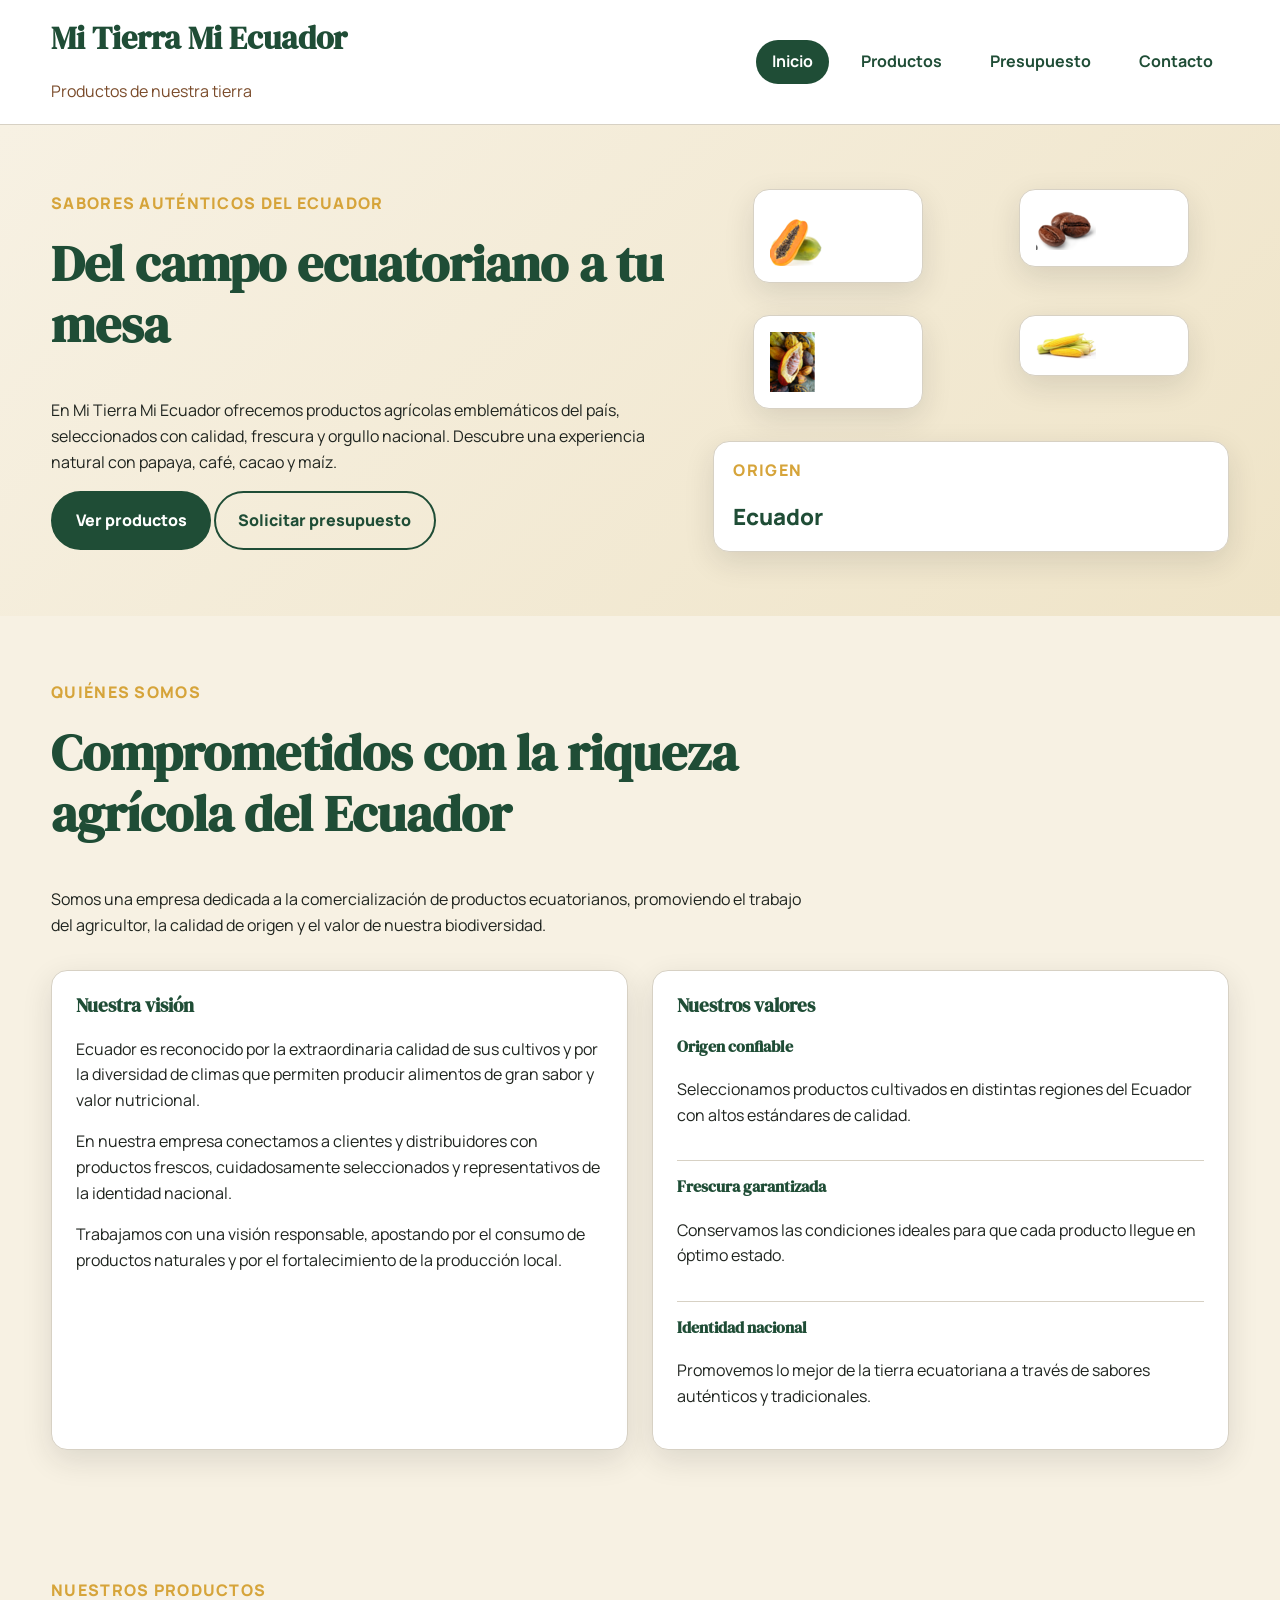
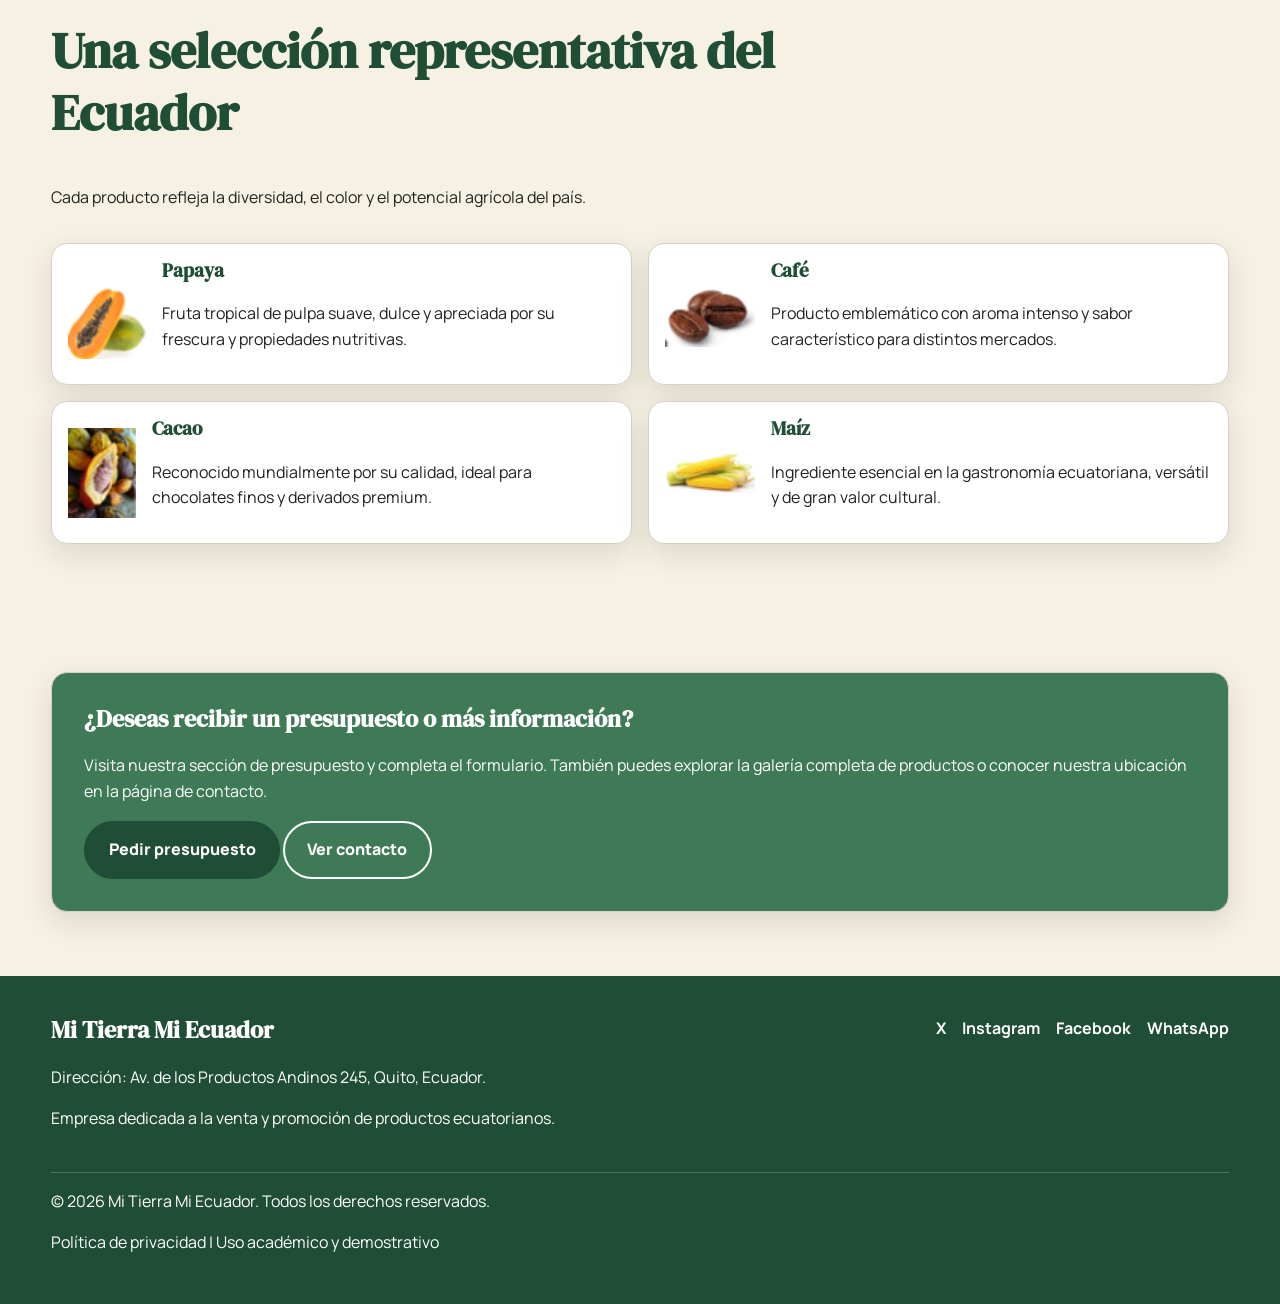
<file: index.html>
<!-- index.html -->
<!DOCTYPE html>
<html lang="es">
<head>
  <meta charset="utf-8">
  <meta name="description" content="Mi Tierra Mi Ecuador, venta de productos ecuatorianos como papaya, café, cacao y maíz.">
  <meta name="keywords" content="Ecuador, productos ecuatorianos, papaya, café, cacao, maíz">
  <meta name="author" content="Mi Tierra Mi Ecuador">
  <meta name="viewport" content="width=device-width, initial-scale=1.0">
  <title>Mi Tierra Mi Ecuador | Inicio</title>
  <link rel="preconnect" href="https://fonts.googleapis.com">
  <link rel="preconnect" href="https://fonts.gstatic.com" crossorigin>
  <link href="https://fonts.googleapis.com/css2?family=DM+Serif+Display&family=Manrope:wght@400;500;700;800&display=swap" rel="stylesheet">
  <link rel="stylesheet" href="css/style.css">
  <link rel="icon" href="img/favicon.ico" type="image/x-icon">
</head>
<body>
  <header class="cabecera">
    <div class="contenedor barra-nav">
      <div class="marca">
        <h1>Mi Tierra Mi Ecuador</h1>
        <p>Productos de nuestra tierra</p>
      </div>
      <nav aria-label="Menú principal">
        <ul class="menu">
          <li><a class="activo" href="index.html">Inicio</a></li>
          <li><a href="views/productos.html">Productos</a></li>
          <li><a href="views/presupuesto.html">Presupuesto</a></li>
          <li><a href="views/contacto.html">Contacto</a></li>
        </ul>
      </nav>
    </div>
  </header>

  <main>
    <section class="hero" aria-labelledby="titulo-principal">
      <div class="contenedor hero-grid">
        <div class="hero-texto">
          <p class="eyebrow">Sabores auténticos del Ecuador</p>
          <h2 id="titulo-principal">Del campo ecuatoriano a tu mesa</h2>
          <p>
            En Mi Tierra Mi Ecuador ofrecemos productos agrícolas emblemáticos del país, seleccionados con calidad,
            frescura y orgullo nacional. Descubre una experiencia natural con papaya, café, cacao y maíz.
          </p>
          <p class="hero-acciones">
            <a href="views/productos.html" class="btn btn-principal">Ver productos</a>
            <a href="views/presupuesto.html" class="btn btn-secundario">Solicitar presupuesto</a>
          </p>
        </div>

        <div class="hero-visual">
          <figure class="figura-fruta">
            <img src="img/galeria/papaya.png" alt="Papaya ecuatoriana">
          </figure>
          <figure class="figura-fruta">
            <img src="img/galeria/cafe.png" alt="Granos de café ecuatoriano">
          </figure>
          <figure class="figura-fruta">
            <img src="img/galeria/cacao.png" alt="Cacao ecuatoriano">
          </figure>
          <figure class="figura-fruta">
            <img src="img/galeria/maiz.png" alt="Maíz ecuatoriano">
          </figure>
          <div class="panel-destino">
            <p class="panel-etiqueta">Origen</p>
            <p class="panel-valor">Ecuador</p>
          </div>
        </div>
      </div>
    </section>

    <section class="seccion" aria-labelledby="quienes-somos">
      <div class="contenedor">
        <header class="encabezado-seccion">
          <p class="subtitulo-seccion">Quiénes somos</p>
          <h2 id="quienes-somos">Comprometidos con la riqueza agrícola del Ecuador</h2>
          <p>
            Somos una empresa dedicada a la comercialización de productos ecuatorianos, promoviendo el trabajo
            del agricultor, la calidad de origen y el valor de nuestra biodiversidad.
          </p>
        </header>

        <div class="presentacion">
          <article class="bloque">
            <h3>Nuestra visión</h3>
            <p>
              Ecuador es reconocido por la extraordinaria calidad de sus cultivos y por la diversidad de climas
              que permiten producir alimentos de gran sabor y valor nutricional.
            </p>
            <p>
              En nuestra empresa conectamos a clientes y distribuidores con productos frescos, cuidadosamente
              seleccionados y representativos de la identidad nacional.
            </p>
            <p>
              Trabajamos con una visión responsable, apostando por el consumo de productos naturales y por el
              fortalecimiento de la producción local.
            </p>
          </article>

          <section class="bloque" aria-labelledby="valores">
            <h3 id="valores">Nuestros valores</h3>
            <div class="lista-valores">
              <article class="valor">
                <h4>Origen confiable</h4>
                <p>Seleccionamos productos cultivados en distintas regiones del Ecuador con altos estándares de calidad.</p>
              </article>
              <article class="valor">
                <h4>Frescura garantizada</h4>
                <p>Conservamos las condiciones ideales para que cada producto llegue en óptimo estado.</p>
              </article>
              <article class="valor">
                <h4>Identidad nacional</h4>
                <p>Promovemos lo mejor de la tierra ecuatoriana a través de sabores auténticos y tradicionales.</p>
              </article>
            </div>
          </section>
        </div>
      </div>
    </section>

    <section class="seccion" aria-labelledby="productos-destacados">
      <div class="contenedor">
        <header class="encabezado-seccion">
          <p class="subtitulo-seccion">Nuestros productos</p>
          <h2 id="productos-destacados">Una selección representativa del Ecuador</h2>
          <p>Cada producto refleja la diversidad, el color y el potencial agrícola del país.</p>
        </header>

        <div class="destacados">
          <article class="mini">
            <img src="img/galeria/papaya.png" alt="Papaya">
            <div>
              <h3>Papaya</h3>
              <p>Fruta tropical de pulpa suave, dulce y apreciada por su frescura y propiedades nutritivas.</p>
            </div>
          </article>

          <article class="mini">
            <img src="img/galeria/cafe.png" alt="Café">
            <div>
              <h3>Café</h3>
              <p>Producto emblemático con aroma intenso y sabor característico para distintos mercados.</p>
            </div>
          </article>

          <article class="mini">
            <img src="img/galeria/cacao.png" alt="Cacao">
            <div>
              <h3>Cacao</h3>
              <p>Reconocido mundialmente por su calidad, ideal para chocolates finos y derivados premium.</p>
            </div>
          </article>

          <article class="mini">
            <img src="img/galeria/maiz.png" alt="Maíz">
            <div>
              <h3>Maíz</h3>
              <p>Ingrediente esencial en la gastronomía ecuatoriana, versátil y de gran valor cultural.</p>
            </div>
          </article>
        </div>
      </div>
    </section>

    <section class="seccion" aria-labelledby="titulo-cta">
      <div class="contenedor">
        <div class="cta-box">
          <div>
            <h2 id="titulo-cta">¿Deseas recibir un presupuesto o más información?</h2>
            <p>
              Visita nuestra sección de presupuesto y completa el formulario. También puedes explorar la galería
              completa de productos o conocer nuestra ubicación en la página de contacto.
            </p>
          </div>
          <p class="cta-acciones">
            <a href="views/presupuesto.html" class="btn btn-principal">Pedir presupuesto</a>
            <a href="views/contacto.html" class="btn btn-secundario btn-claro">Ver contacto</a>
          </p>
        </div>
      </div>
    </section>
  </main>

  <footer class="pie">
    <div class="contenedor pie-contenido">
      <section class="pie-info" aria-labelledby="titulo-pie">
        <h2 id="titulo-pie">Mi Tierra Mi Ecuador</h2>
        <p>Dirección: Av. de los Productos Andinos 245, Quito, Ecuador.</p>
        <p>Empresa dedicada a la venta y promoción de productos ecuatorianos.</p>
      </section>

      <nav class="redes" aria-label="Redes sociales">
        <ul>
          <li><a href="https://x.com/" target="_blank" rel="noopener noreferrer">X</a></li>
          <li><a href="https://www.instagram.com/" target="_blank" rel="noopener noreferrer">Instagram</a></li>
          <li><a href="https://www.facebook.com/" target="_blank" rel="noopener noreferrer">Facebook</a></li>
          <li><a href="https://www.whatsapp.com/" target="_blank" rel="noopener noreferrer">WhatsApp</a></li>
        </ul>
      </nav>
    </div>

    <div class="contenedor pie-legal">
      <p>&copy; 2026 Mi Tierra Mi Ecuador. Todos los derechos reservados.</p>
      <p><a href="views/privacidad.html">Política de privacidad</a> | Uso académico y demostrativo</p>
    </div>
  </footer>
</body>
</html>
</file>
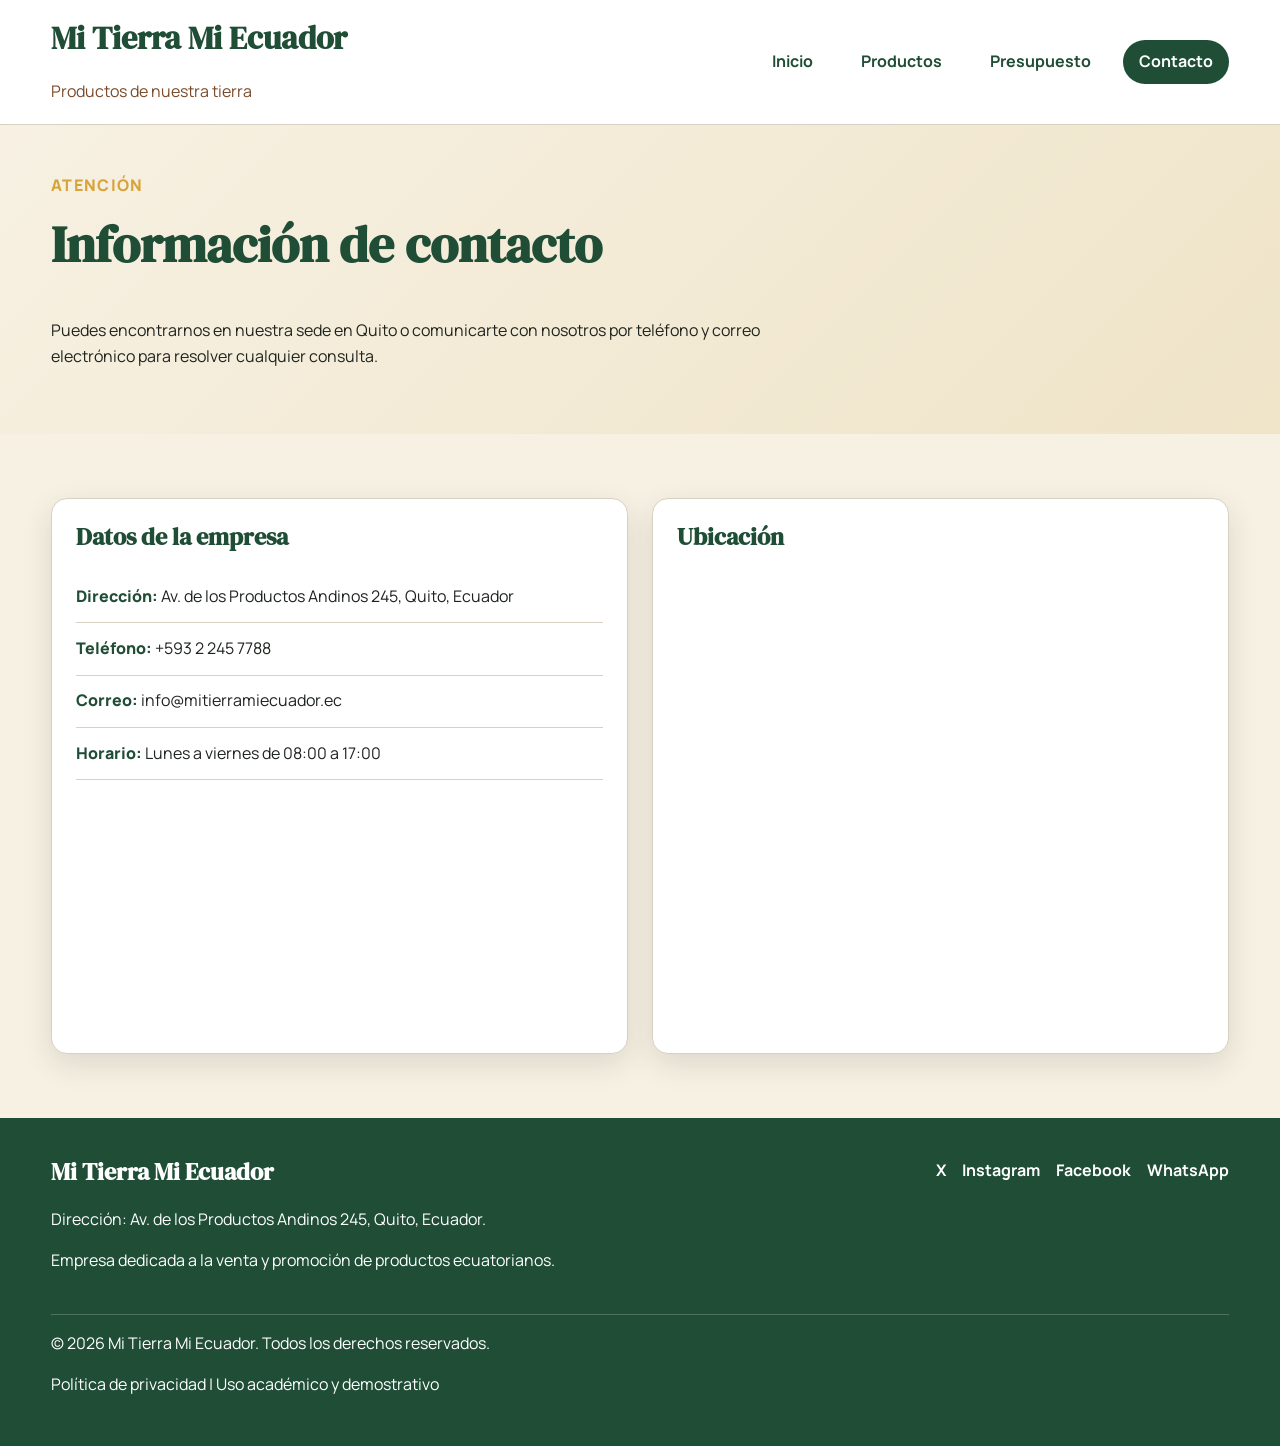
<file: views/contacto.html>
<!-- views/contacto.html -->
<!DOCTYPE html>
<html lang="es">
<head>
  <meta charset="utf-8">
  <meta name="description" content="Página de contacto de Mi Tierra Mi Ecuador.">
  <meta name="keywords" content="contacto, ubicación, productos ecuatorianos">
  <meta name="author" content="Mi Tierra Mi Ecuador">
  <meta name="viewport" content="width=device-width, initial-scale=1.0">
  <title>Mi Tierra Mi Ecuador | Contacto</title>
  <link rel="preconnect" href="https://fonts.googleapis.com">
  <link rel="preconnect" href="https://fonts.gstatic.com" crossorigin>
  <link href="https://fonts.googleapis.com/css2?family=DM+Serif+Display&family=Manrope:wght@400;500;700;800&display=swap" rel="stylesheet">
  <link rel="stylesheet" href="../css/style.css">
  <link rel="icon" href="../img/favicon.ico" type="image/x-icon">
</head>
<body>
  <header class="cabecera">
    <div class="contenedor barra-nav">
      <div class="marca">
        <h1>Mi Tierra Mi Ecuador</h1>
        <p>Productos de nuestra tierra</p>
      </div>
      <nav aria-label="Menú principal">
        <ul class="menu">
          <li><a href="../index.html">Inicio</a></li>
          <li><a href="productos.html">Productos</a></li>
          <li><a href="presupuesto.html">Presupuesto</a></li>
          <li><a class="activo" href="contacto.html">Contacto</a></li>
        </ul>
      </nav>
    </div>
  </header>

  <main>
    <section class="hero hero-interno" aria-labelledby="titulo-contacto">
      <div class="contenedor">
        <header class="encabezado-seccion">
          <p class="subtitulo-seccion">Atención</p>
          <h2 id="titulo-contacto">Información de contacto</h2>
          <p>
            Puedes encontrarnos en nuestra sede en Quito o comunicarte con nosotros por teléfono y correo
            electrónico para resolver cualquier consulta.
          </p>
        </header>
      </div>
    </section>

    <section class="seccion" aria-labelledby="datos-contacto">
      <div class="contenedor contacto-grid">
        <section class="bloque" aria-labelledby="datos-empresa">
          <h2 id="datos-empresa">Datos de la empresa</h2>
          <ul class="lista-contacto">
            <li><span class="etiqueta">Dirección:</span> Av. de los Productos Andinos 245, Quito, Ecuador</li>
            <li><span class="etiqueta">Teléfono:</span> +593 2 245 7788</li>
            <li><span class="etiqueta">Correo:</span> info@mitierramiecuador.ec</li>
            <li><span class="etiqueta">Horario:</span> Lunes a viernes de 08:00 a 17:00</li>
          </ul>
        </section>

        <section class="bloque" aria-labelledby="mapa-ubicacion">
          <h2 id="mapa-ubicacion">Ubicación</h2>
          <iframe
            src="https://www.google.com/maps?q=Quito%20Ecuador&output=embed"
            width="600"
            height="450"
            style="border:0;"
            allowfullscreen=""
            loading="lazy"
            referrerpolicy="no-referrer-when-downgrade"
            title="Mapa con la ubicación de Quito, Ecuador">
          </iframe>
        </section>
      </div>
    </section>
  </main>

  <footer class="pie">
    <div class="contenedor pie-contenido">
      <section class="pie-info" aria-labelledby="titulo-pie-contacto">
        <h2 id="titulo-pie-contacto">Mi Tierra Mi Ecuador</h2>
        <p>Dirección: Av. de los Productos Andinos 245, Quito, Ecuador.</p>
        <p>Empresa dedicada a la venta y promoción de productos ecuatorianos.</p>
      </section>
      <nav class="redes" aria-label="Redes sociales">
        <ul>
          <li><a href="https://x.com/" target="_blank" rel="noopener noreferrer">X</a></li>
          <li><a href="https://www.instagram.com/" target="_blank" rel="noopener noreferrer">Instagram</a></li>
          <li><a href="https://www.facebook.com/" target="_blank" rel="noopener noreferrer">Facebook</a></li>
          <li><a href="https://www.whatsapp.com/" target="_blank" rel="noopener noreferrer">WhatsApp</a></li>
        </ul>
      </nav>
    </div>
    <div class="contenedor pie-legal">
      <p>&copy; 2026 Mi Tierra Mi Ecuador. Todos los derechos reservados.</p>
      <p><a href="privacidad.html">Política de privacidad</a> | Uso académico y demostrativo</p>
    </div>
  </footer>
</body>
</html>
</file>
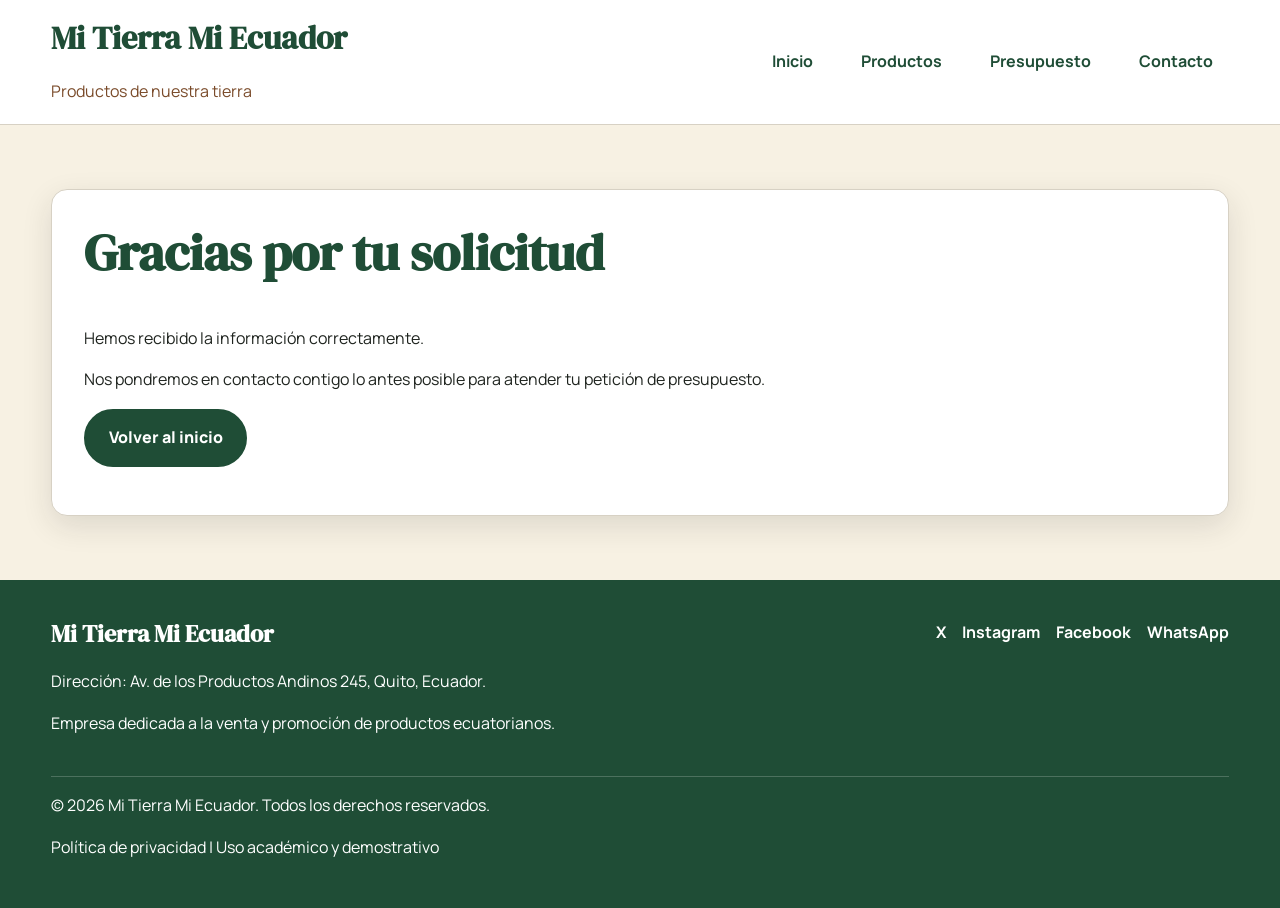
<file: views/gracias.html>
<!-- views/gracias.html -->
<!DOCTYPE html>
<html lang="es">
<head>
  <meta charset="utf-8">
  <meta name="description" content="Confirmación de envío de solicitud en Mi Tierra Mi Ecuador.">
  <meta name="keywords" content="gracias, solicitud enviada, presupuesto">
  <meta name="author" content="Mi Tierra Mi Ecuador">
  <meta name="viewport" content="width=device-width, initial-scale=1.0">
  <title>Mi Tierra Mi Ecuador | Gracias</title>
  <link rel="preconnect" href="https://fonts.googleapis.com">
  <link rel="preconnect" href="https://fonts.gstatic.com" crossorigin>
  <link href="https://fonts.googleapis.com/css2?family=DM+Serif+Display&family=Manrope:wght@400;500;700;800&display=swap" rel="stylesheet">
  <link rel="stylesheet" href="../css/style.css">
  <link rel="icon" href="../img/favicon.ico" type="image/x-icon">
</head>
<body>
  <header class="cabecera">
    <div class="contenedor barra-nav">
      <div class="marca">
        <h1>Mi Tierra Mi Ecuador</h1>
        <p>Productos de nuestra tierra</p>
      </div>
      <nav aria-label="Menú principal">
        <ul class="menu">
          <li><a href="../index.html">Inicio</a></li>
          <li><a href="productos.html">Productos</a></li>
          <li><a href="presupuesto.html">Presupuesto</a></li>
          <li><a href="contacto.html">Contacto</a></li>
        </ul>
      </nav>
    </div>
  </header>

  <main>
    <section class="seccion" aria-labelledby="titulo-gracias">
      <div class="contenedor mensaje-gracias">
        <h2 id="titulo-gracias">Gracias por tu solicitud</h2>
        <p>Hemos recibido la información correctamente.</p>
        <p>Nos pondremos en contacto contigo lo antes posible para atender tu petición de presupuesto.</p>
        <p><a href="../index.html" class="btn btn-principal">Volver al inicio</a></p>
      </div>
    </section>
  </main>

  <footer class="pie">
    <div class="contenedor pie-contenido">
      <section class="pie-info" aria-labelledby="titulo-pie-gracias">
        <h2 id="titulo-pie-gracias">Mi Tierra Mi Ecuador</h2>
        <p>Dirección: Av. de los Productos Andinos 245, Quito, Ecuador.</p>
        <p>Empresa dedicada a la venta y promoción de productos ecuatorianos.</p>
      </section>
      <nav class="redes" aria-label="Redes sociales">
        <ul>
          <li><a href="https://x.com/" target="_blank" rel="noopener noreferrer">X</a></li>
          <li><a href="https://www.instagram.com/" target="_blank" rel="noopener noreferrer">Instagram</a></li>
          <li><a href="https://www.facebook.com/" target="_blank" rel="noopener noreferrer">Facebook</a></li>
          <li><a href="https://www.whatsapp.com/" target="_blank" rel="noopener noreferrer">WhatsApp</a></li>
        </ul>
      </nav>
    </div>
    <div class="contenedor pie-legal">
      <p>&copy; 2026 Mi Tierra Mi Ecuador. Todos los derechos reservados.</p>
      <p><a href="privacidad.html">Política de privacidad</a> | Uso académico y demostrativo</p>
    </div>
  </footer>
</body>
</html>
</file>
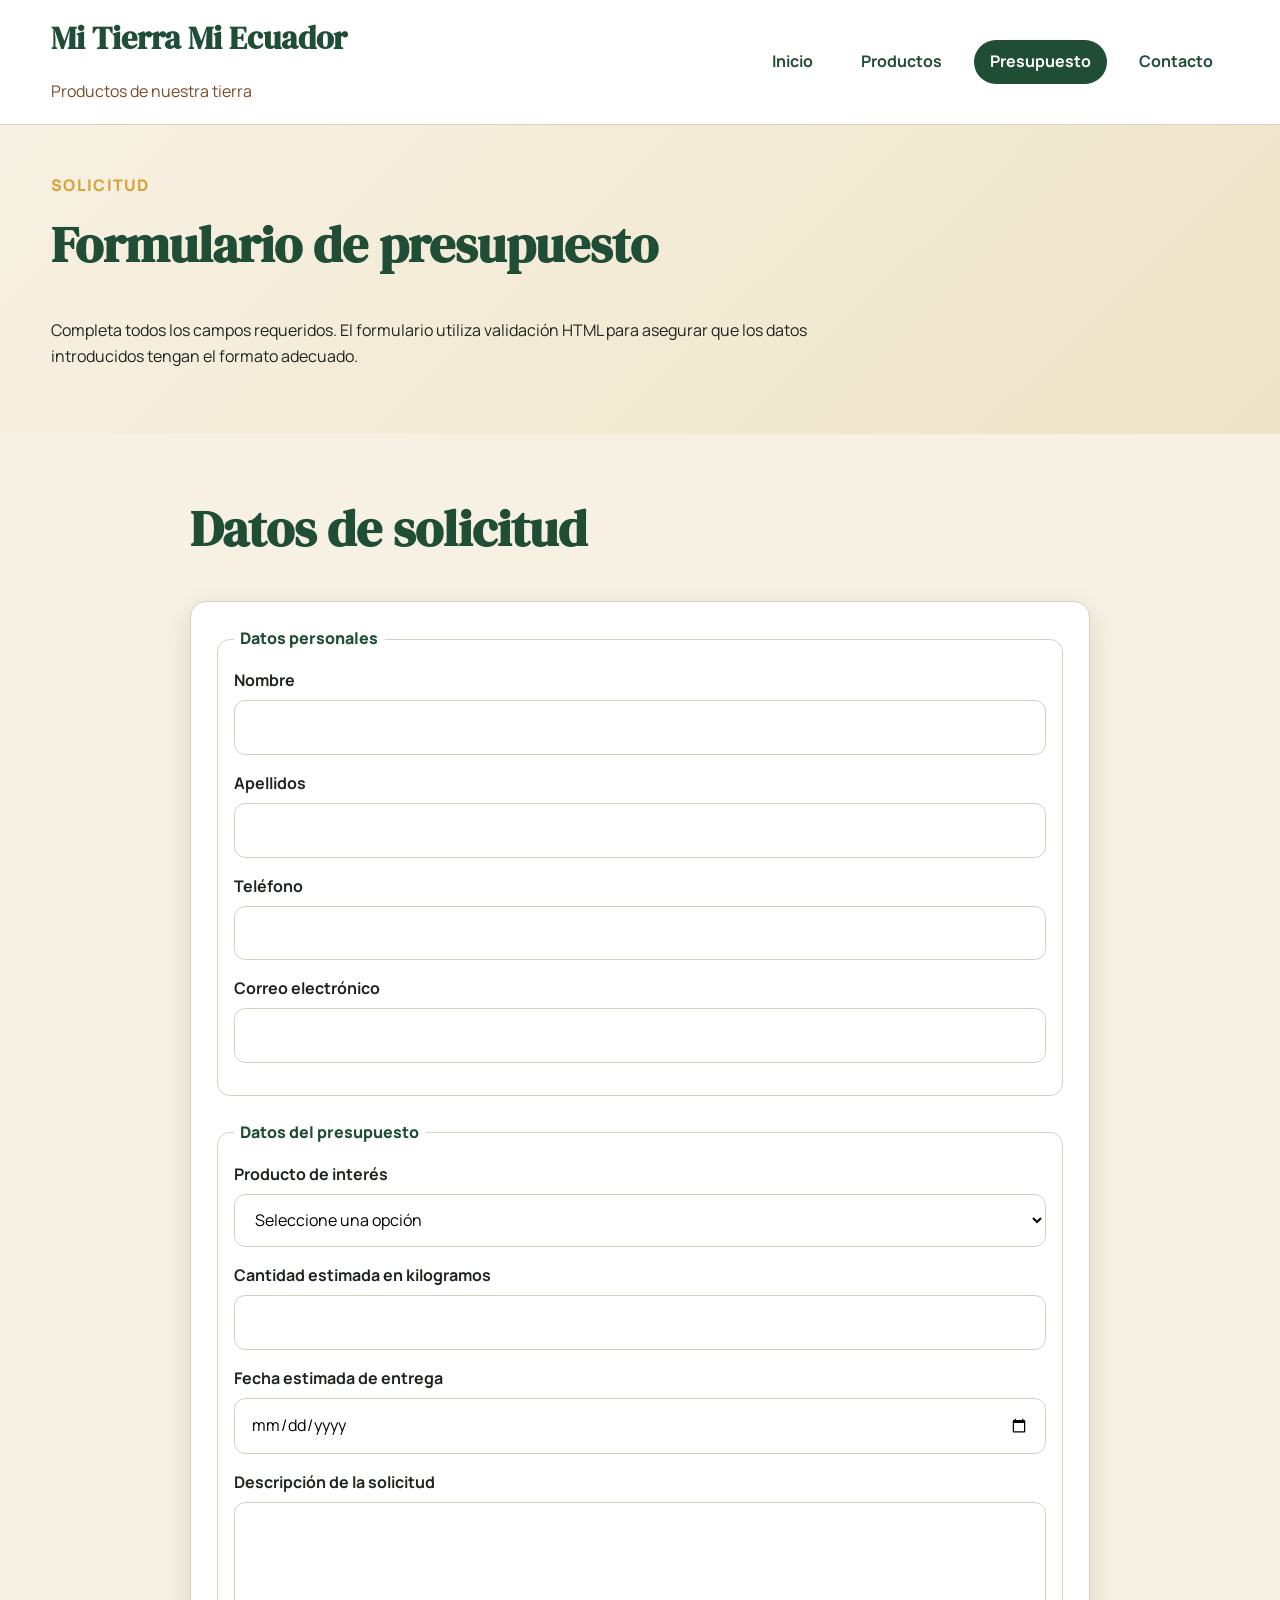
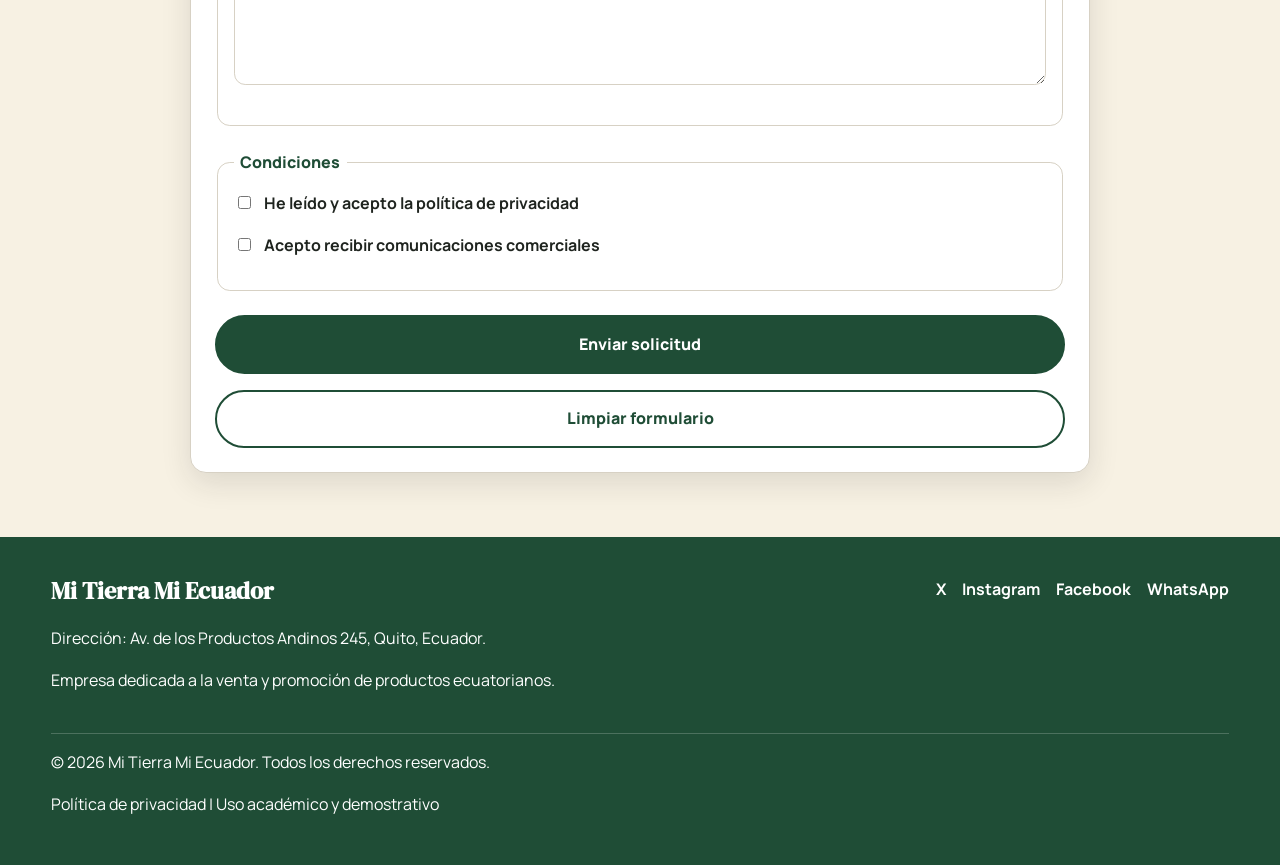
<file: views/presupuesto.html>
<!-- views/presupuesto.html -->
<!DOCTYPE html>
<html lang="es">
<head>
  <meta charset="utf-8">
  <meta name="description" content="Solicita un presupuesto de productos ecuatorianos en Mi Tierra Mi Ecuador.">
  <meta name="keywords" content="presupuesto, formulario, productos ecuatorianos">
  <meta name="author" content="Mi Tierra Mi Ecuador">
  <meta name="viewport" content="width=device-width, initial-scale=1.0">
  <title>Mi Tierra Mi Ecuador | Presupuesto</title>
  <link rel="preconnect" href="https://fonts.googleapis.com">
  <link rel="preconnect" href="https://fonts.gstatic.com" crossorigin>
  <link href="https://fonts.googleapis.com/css2?family=DM+Serif+Display&family=Manrope:wght@400;500;700;800&display=swap" rel="stylesheet">
  <link rel="stylesheet" href="../css/style.css">
  <link rel="icon" href="../img/favicon.ico" type="image/x-icon">
</head>
<body>
  <header class="cabecera">
    <div class="contenedor barra-nav">
      <div class="marca">
        <h1>Mi Tierra Mi Ecuador</h1>
        <p>Productos de nuestra tierra</p>
      </div>
      <nav aria-label="Menú principal">
        <ul class="menu">
          <li><a href="../index.html">Inicio</a></li>
          <li><a href="productos.html">Productos</a></li>
          <li><a class="activo" href="presupuesto.html">Presupuesto</a></li>
          <li><a href="contacto.html">Contacto</a></li>
        </ul>
      </nav>
    </div>
  </header>

  <main>
    <section class="hero hero-interno" aria-labelledby="titulo-presupuesto">
      <div class="contenedor">
        <header class="encabezado-seccion">
          <p class="subtitulo-seccion">Solicitud</p>
          <h2 id="titulo-presupuesto">Formulario de presupuesto</h2>
          <p>
            Completa todos los campos requeridos. El formulario utiliza validación HTML para asegurar que los
            datos introducidos tengan el formato adecuado.
          </p>
        </header>
      </div>
    </section>

    <section class="seccion" aria-labelledby="formulario-presupuesto">
      <div class="contenedor contenedor-formulario">
        <h2 id="formulario-presupuesto">Datos de solicitud</h2>

        <form action="gracias.html" method="get" class="formulario">
          <fieldset>
            <legend>Datos personales</legend>

            <p class="campo">
              <label for="nombre">Nombre</label>
              <input type="text" id="nombre" name="nombre" required minlength="2" maxlength="50" pattern="[A-Za-zÁÉÍÓÚáéíóúÑñ ]{2,50}">
            </p>

            <p class="campo">
              <label for="apellidos">Apellidos</label>
              <input type="text" id="apellidos" name="apellidos" required minlength="2" maxlength="80" pattern="[A-Za-zÁÉÍÓÚáéíóúÑñ ]{2,80}">
            </p>

            <p class="campo">
              <label for="telefono">Teléfono</label>
              <input type="tel" id="telefono" name="telefono" required pattern="[0-9]{9,15}" maxlength="15">
            </p>

            <p class="campo">
              <label for="correo">Correo electrónico</label>
              <input type="email" id="correo" name="correo" required maxlength="100">
            </p>
          </fieldset>

          <fieldset>
            <legend>Datos del presupuesto</legend>

            <p class="campo">
              <label for="producto">Producto de interés</label>
              <select id="producto" name="producto" required>
                <option value="">Seleccione una opción</option>
                <option value="papaya">Papaya</option>
                <option value="cafe">Café</option>
                <option value="cacao">Cacao</option>
                <option value="maiz">Maíz</option>
              </select>
            </p>

            <p class="campo">
              <label for="cantidad">Cantidad estimada en kilogramos</label>
              <input type="number" id="cantidad" name="cantidad" required min="1" max="10000" step="1">
            </p>

            <p class="campo">
              <label for="fecha">Fecha estimada de entrega</label>
              <input type="date" id="fecha" name="fecha" required>
            </p>

            <p class="campo">
              <label for="mensaje">Descripción de la solicitud</label>
              <textarea id="mensaje" name="mensaje" rows="6" cols="40" required minlength="10" maxlength="500"></textarea>
            </p>
          </fieldset>

          <fieldset>
            <legend>Condiciones</legend>

            <p class="campo campo-check">
              <input type="checkbox" id="privacidad" name="privacidad" required>
              <label for="privacidad">He leído y acepto la política de privacidad</label>
            </p>

            <p class="campo campo-check">
              <input type="checkbox" id="comunicaciones" name="comunicaciones">
              <label for="comunicaciones">Acepto recibir comunicaciones comerciales</label>
            </p>
          </fieldset>

          <p class="acciones-formulario">
            <input type="submit" value="Enviar solicitud" class="btn btn-principal">
            <input type="reset" value="Limpiar formulario" class="btn btn-secundario">
          </p>
        </form>
      </div>
    </section>
  </main>

  <footer class="pie">
    <div class="contenedor pie-contenido">
      <section class="pie-info" aria-labelledby="titulo-pie-presupuesto">
        <h2 id="titulo-pie-presupuesto">Mi Tierra Mi Ecuador</h2>
        <p>Dirección: Av. de los Productos Andinos 245, Quito, Ecuador.</p>
        <p>Empresa dedicada a la venta y promoción de productos ecuatorianos.</p>
      </section>
      <nav class="redes" aria-label="Redes sociales">
        <ul>
          <li><a href="https://x.com/" target="_blank" rel="noopener noreferrer">X</a></li>
          <li><a href="https://www.instagram.com/" target="_blank" rel="noopener noreferrer">Instagram</a></li>
          <li><a href="https://www.facebook.com/" target="_blank" rel="noopener noreferrer">Facebook</a></li>
          <li><a href="https://www.whatsapp.com/" target="_blank" rel="noopener noreferrer">WhatsApp</a></li>
        </ul>
      </nav>
    </div>
    <div class="contenedor pie-legal">
      <p>&copy; 2026 Mi Tierra Mi Ecuador. Todos los derechos reservados.</p>
      <p><a href="privacidad.html">Política de privacidad</a> | Uso académico y demostrativo</p>
    </div>
  </footer>
</body>
</html>
</file>
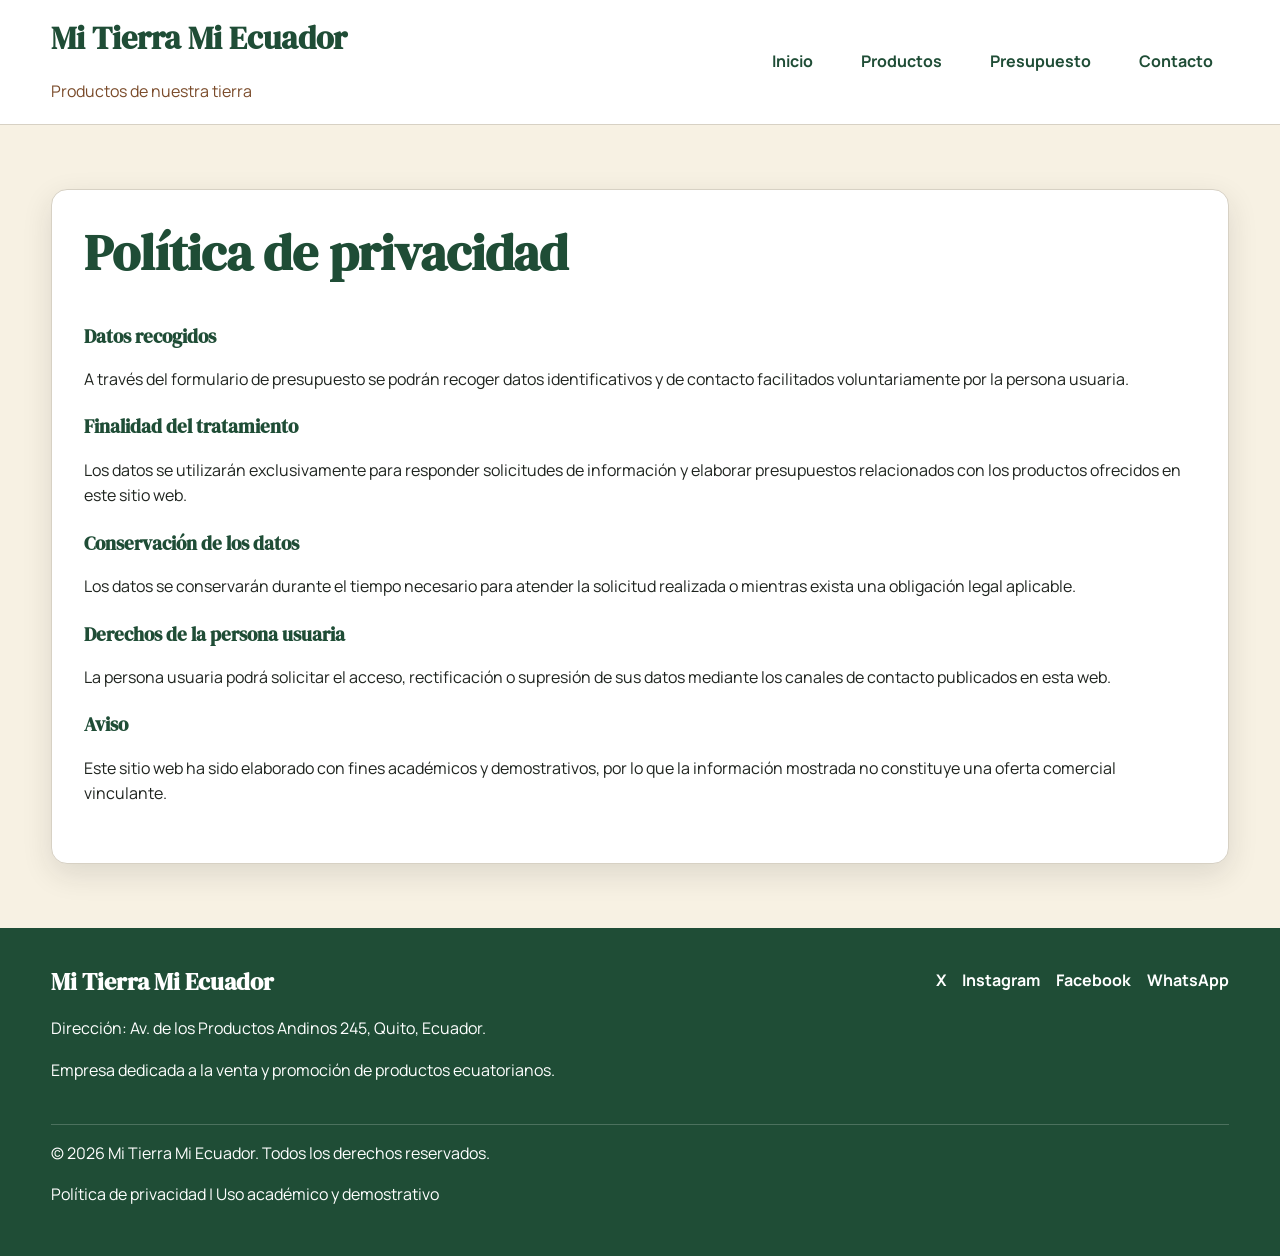
<file: views/privacidad.html>
<!-- views/privacidad.html -->
<!DOCTYPE html>
<html lang="es">
<head>
  <meta charset="utf-8">
  <meta name="description" content="Política de privacidad de Mi Tierra Mi Ecuador.">
  <meta name="keywords" content="privacidad, protección de datos, política">
  <meta name="author" content="Mi Tierra Mi Ecuador">
  <meta name="viewport" content="width=device-width, initial-scale=1.0">
  <title>Mi Tierra Mi Ecuador | Política de privacidad</title>
  <link rel="preconnect" href="https://fonts.googleapis.com">
  <link rel="preconnect" href="https://fonts.gstatic.com" crossorigin>
  <link href="https://fonts.googleapis.com/css2?family=DM+Serif+Display&family=Manrope:wght@400;500;700;800&display=swap" rel="stylesheet">
  <link rel="stylesheet" href="../css/style.css">
  <link rel="icon" href="../img/favicon.ico" type="image/x-icon">
</head>
<body>
  <header class="cabecera">
    <div class="contenedor barra-nav">
      <div class="marca">
        <h1>Mi Tierra Mi Ecuador</h1>
        <p>Productos de nuestra tierra</p>
      </div>
      <nav aria-label="Menú principal">
        <ul class="menu">
          <li><a href="../index.html">Inicio</a></li>
          <li><a href="productos.html">Productos</a></li>
          <li><a href="presupuesto.html">Presupuesto</a></li>
          <li><a href="contacto.html">Contacto</a></li>
        </ul>
      </nav>
    </div>
  </header>

  <main>
    <section class="seccion" aria-labelledby="titulo-privacidad">
      <div class="contenedor contenido-legal">
        <h2 id="titulo-privacidad">Política de privacidad</h2>

        <section aria-labelledby="datos-recogidos">
          <h3 id="datos-recogidos">Datos recogidos</h3>
          <p>
            A través del formulario de presupuesto se podrán recoger datos identificativos y de contacto
            facilitados voluntariamente por la persona usuaria.
          </p>
        </section>

        <section aria-labelledby="finalidad-tratamiento">
          <h3 id="finalidad-tratamiento">Finalidad del tratamiento</h3>
          <p>
            Los datos se utilizarán exclusivamente para responder solicitudes de información y elaborar
            presupuestos relacionados con los productos ofrecidos en este sitio web.
          </p>
        </section>

        <section aria-labelledby="conservacion-datos">
          <h3 id="conservacion-datos">Conservación de los datos</h3>
          <p>
            Los datos se conservarán durante el tiempo necesario para atender la solicitud realizada o mientras
            exista una obligación legal aplicable.
          </p>
        </section>

        <section aria-labelledby="derechos-usuario">
          <h3 id="derechos-usuario">Derechos de la persona usuaria</h3>
          <p>
            La persona usuaria podrá solicitar el acceso, rectificación o supresión de sus datos mediante los
            canales de contacto publicados en esta web.
          </p>
        </section>

        <section aria-labelledby="uso-academico">
          <h3 id="uso-academico">Aviso</h3>
          <p>
            Este sitio web ha sido elaborado con fines académicos y demostrativos, por lo que la información
            mostrada no constituye una oferta comercial vinculante.
          </p>
        </section>
      </div>
    </section>
  </main>

  <footer class="pie">
    <div class="contenedor pie-contenido">
      <section class="pie-info" aria-labelledby="titulo-pie-privacidad">
        <h2 id="titulo-pie-privacidad">Mi Tierra Mi Ecuador</h2>
        <p>Dirección: Av. de los Productos Andinos 245, Quito, Ecuador.</p>
        <p>Empresa dedicada a la venta y promoción de productos ecuatorianos.</p>
      </section>
      <nav class="redes" aria-label="Redes sociales">
        <ul>
          <li><a href="https://x.com/" target="_blank" rel="noopener noreferrer">X</a></li>
          <li><a href="https://www.instagram.com/" target="_blank" rel="noopener noreferrer">Instagram</a></li>
          <li><a href="https://www.facebook.com/" target="_blank" rel="noopener noreferrer">Facebook</a></li>
          <li><a href="https://www.whatsapp.com/" target="_blank" rel="noopener noreferrer">WhatsApp</a></li>
        </ul>
      </nav>
    </div>
    <div class="contenedor pie-legal">
      <p>&copy; 2026 Mi Tierra Mi Ecuador. Todos los derechos reservados.</p>
      <p><a href="privacidad.html">Política de privacidad</a> | Uso académico y demostrativo</p>
    </div>
  </footer>
</body>
</html>
</file>
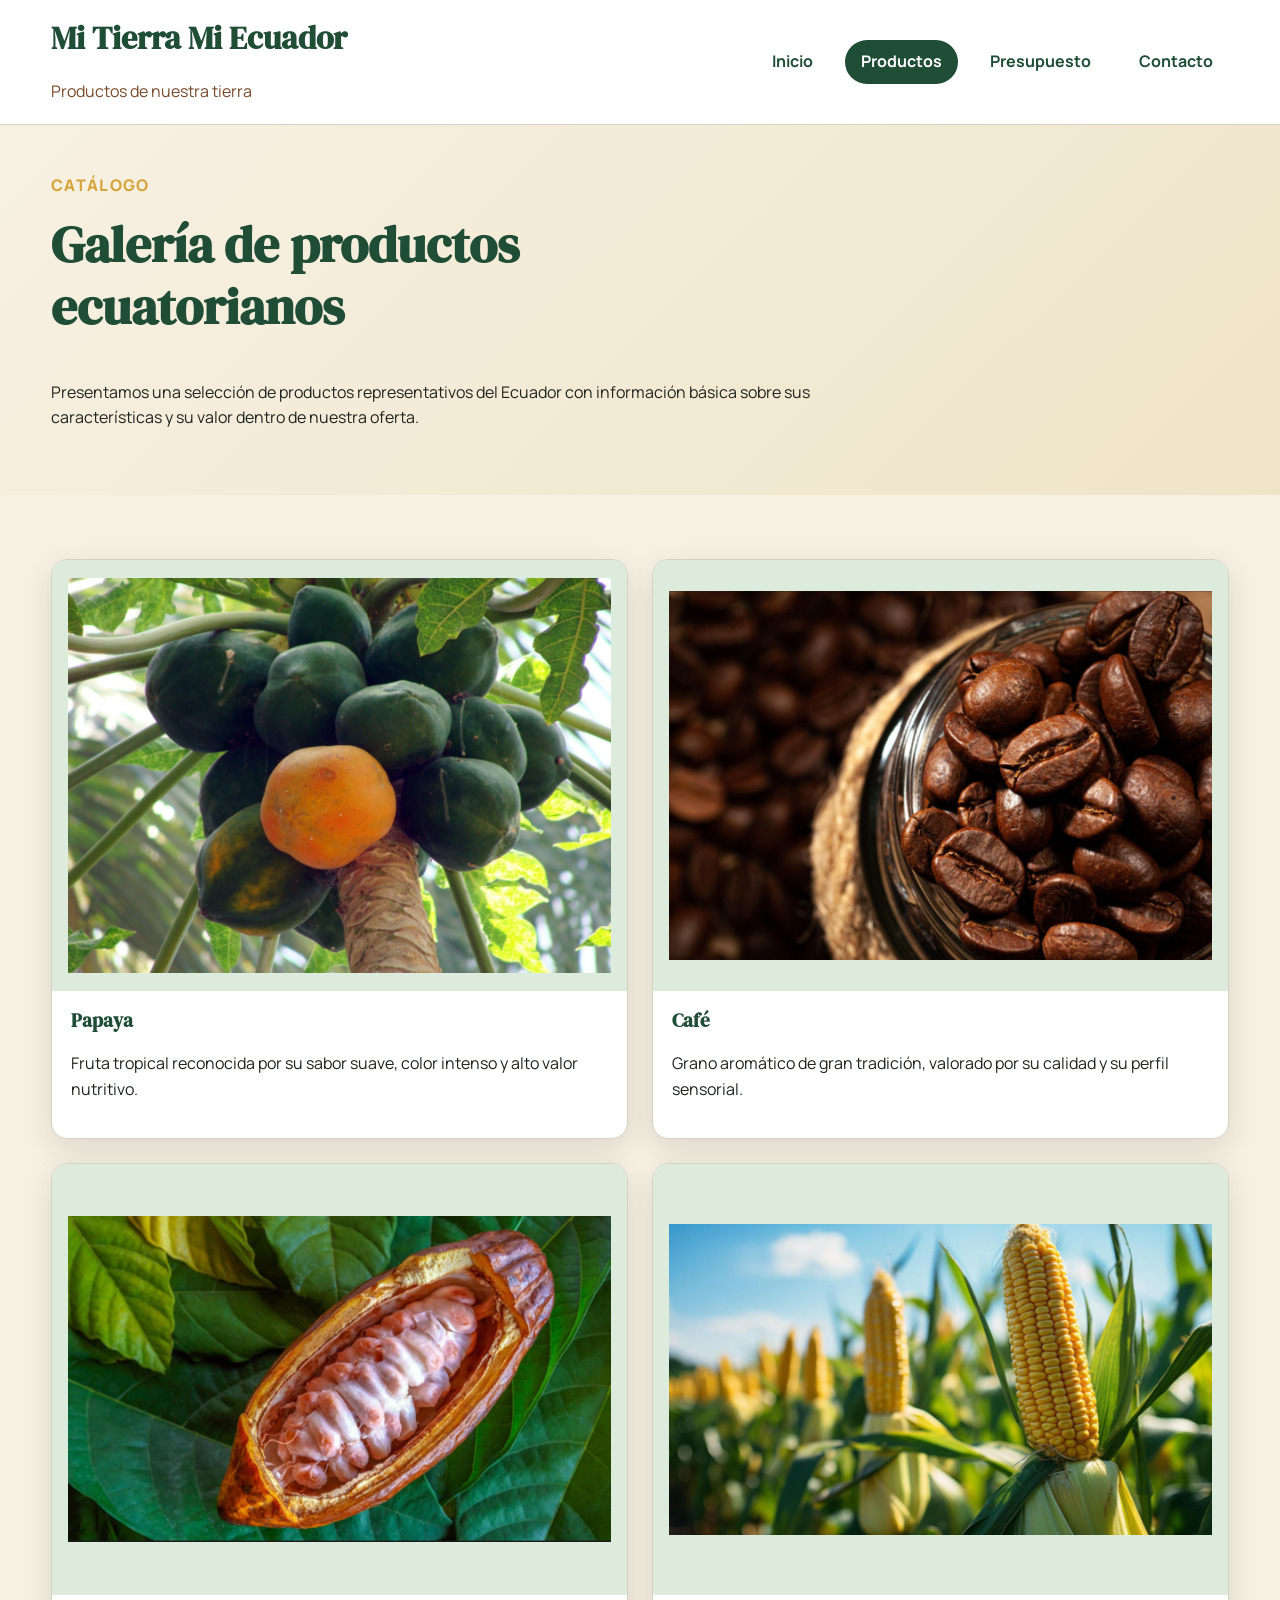
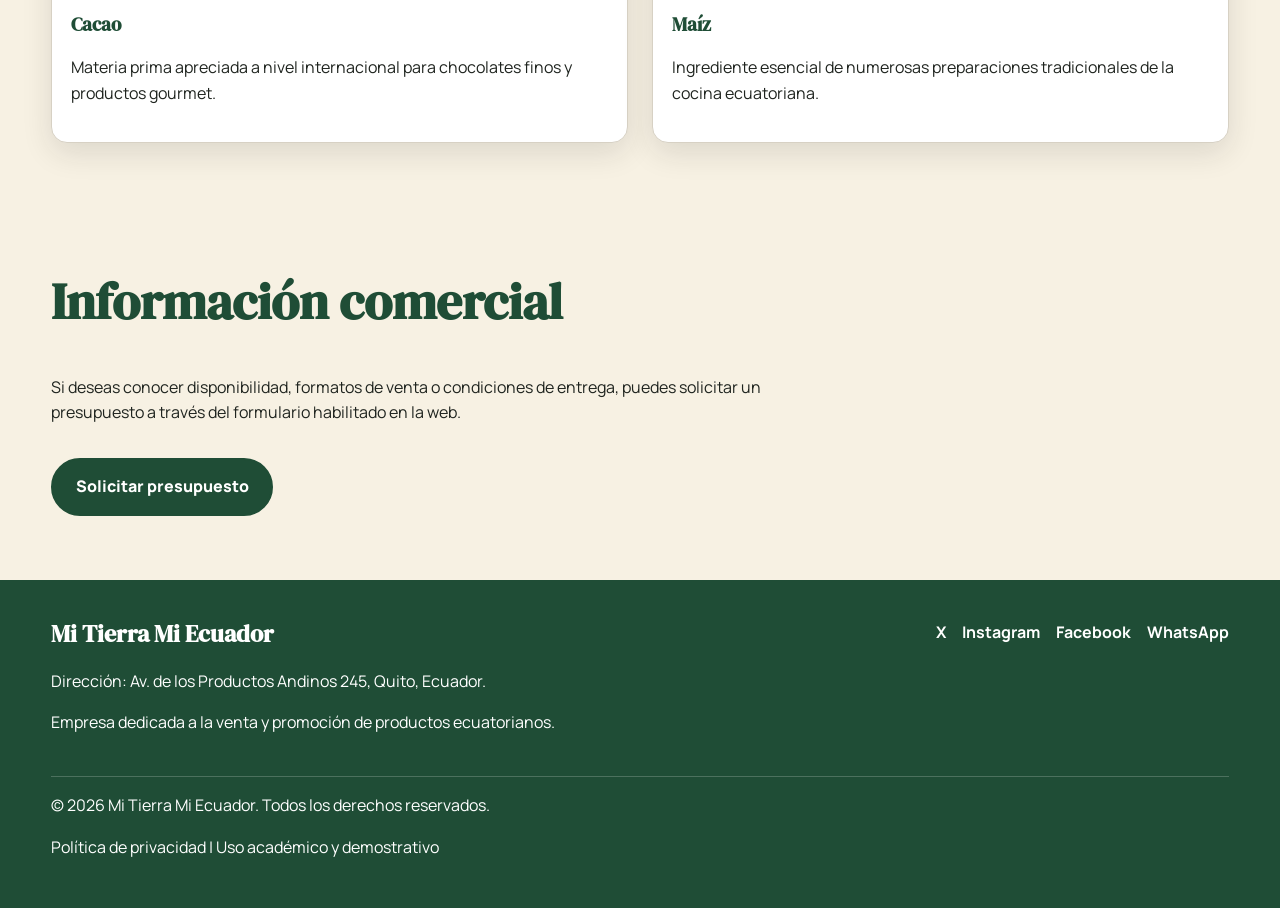
<file: views/productos.html>
<!-- views/productos.html -->
<!DOCTYPE html>
<html lang="es">
<head>
  <meta charset="utf-8">
  <meta name="description" content="Galería de productos ecuatorianos de Mi Tierra Mi Ecuador.">
  <meta name="keywords" content="productos, Ecuador, papaya, café, cacao, maíz">
  <meta name="author" content="Mi Tierra Mi Ecuador">
  <meta name="viewport" content="width=device-width, initial-scale=1.0">
  <title>Mi Tierra Mi Ecuador | Productos</title>
  <link rel="preconnect" href="https://fonts.googleapis.com">
  <link rel="preconnect" href="https://fonts.gstatic.com" crossorigin>
  <link href="https://fonts.googleapis.com/css2?family=DM+Serif+Display&family=Manrope:wght@400;500;700;800&display=swap" rel="stylesheet">
  <link rel="stylesheet" href="../css/style.css">
  <link rel="icon" href="../img/favicon.ico" type="image/x-icon">
</head>
<body>
  <header class="cabecera">
    <div class="contenedor barra-nav">
      <div class="marca">
        <h1>Mi Tierra Mi Ecuador</h1>
        <p>Productos de nuestra tierra</p>
      </div>
      <nav aria-label="Menú principal">
        <ul class="menu">
          <li><a href="../index.html">Inicio</a></li>
          <li><a class="activo" href="productos.html">Productos</a></li>
          <li><a href="presupuesto.html">Presupuesto</a></li>
          <li><a href="contacto.html">Contacto</a></li>
        </ul>
      </nav>
    </div>
  </header>

  <main>
    <section class="hero hero-interno" aria-labelledby="titulo-productos">
      <div class="contenedor">
        <header class="encabezado-seccion">
          <p class="subtitulo-seccion">Catálogo</p>
          <h2 id="titulo-productos">Galería de productos ecuatorianos</h2>
          <p>
            Presentamos una selección de productos representativos del Ecuador con información básica sobre sus
            características y su valor dentro de nuestra oferta.
          </p>
        </header>
      </div>
    </section>

    <section class="seccion" aria-labelledby="galeria-productos">
      <div class="contenedor">
        <div class="galeria">
          <figure class="producto-galeria">
            <img src="../img/galeria/papaya2.png" alt="Papaya ecuatoriana madura">
            <figcaption>
              <h3>Papaya</h3>
              <p>Fruta tropical reconocida por su sabor suave, color intenso y alto valor nutritivo.</p>
            </figcaption>
          </figure>

          <figure class="producto-galeria">
            <img src="../img/galeria/cafe2.png" alt="Granos de café ecuatoriano">
            <figcaption>
              <h3>Café</h3>
              <p>Grano aromático de gran tradición, valorado por su calidad y su perfil sensorial.</p>
            </figcaption>
          </figure>

          <figure class="producto-galeria">
            <img src="../img/galeria/cacao2.png" alt="Mazorca y semillas de cacao ecuatoriano">
            <figcaption>
              <h3>Cacao</h3>
              <p>Materia prima apreciada a nivel internacional para chocolates finos y productos gourmet.</p>
            </figcaption>
          </figure>

          <figure class="producto-galeria">
            <img src="../img/galeria/maiz2.png" alt="Maíz ecuatoriano">
            <figcaption>
              <h3>Maíz</h3>
              <p>Ingrediente esencial de numerosas preparaciones tradicionales de la cocina ecuatoriana.</p>
            </figcaption>
          </figure>
        </div>
      </div>
    </section>

    <section class="seccion" aria-labelledby="informacion-comercial">
      <div class="contenedor">
        <header class="encabezado-seccion">
          <h2 id="informacion-comercial">Información comercial</h2>
          <p>
            Si deseas conocer disponibilidad, formatos de venta o condiciones de entrega, puedes solicitar un
            presupuesto a través del formulario habilitado en la web.
          </p>
        </header>
        <p class="centrado">
          <a href="presupuesto.html" class="btn btn-principal">Solicitar presupuesto</a>
        </p>
      </div>
    </section>
  </main>

  <footer class="pie">
    <div class="contenedor pie-contenido">
      <section class="pie-info" aria-labelledby="titulo-pie-productos">
        <h2 id="titulo-pie-productos">Mi Tierra Mi Ecuador</h2>
        <p>Dirección: Av. de los Productos Andinos 245, Quito, Ecuador.</p>
        <p>Empresa dedicada a la venta y promoción de productos ecuatorianos.</p>
      </section>
      <nav class="redes" aria-label="Redes sociales">
        <ul>
          <li><a href="https://x.com/" target="_blank" rel="noopener noreferrer">X</a></li>
          <li><a href="https://www.instagram.com/" target="_blank" rel="noopener noreferrer">Instagram</a></li>
          <li><a href="https://www.facebook.com/" target="_blank" rel="noopener noreferrer">Facebook</a></li>
          <li><a href="https://www.whatsapp.com/" target="_blank" rel="noopener noreferrer">WhatsApp</a></li>
        </ul>
      </nav>
    </div>
    <div class="contenedor pie-legal">
      <p>&copy; 2026 Mi Tierra Mi Ecuador. Todos los derechos reservados.</p>
      <p><a href="privacidad.html">Política de privacidad</a> | Uso académico y demostrativo</p>
    </div>
  </footer>
</body>
</html>
</file>
<file: css/style.css>
/* css/style.css */
:root {
  --verde-oscuro: #1f4d36;
  --verde-medio: #3f7a57;
  --verde-claro: #dcebdc;
  --crema: #f7f1e3;
  --mostaza: #d6a43a;
  --tierra: #7a4b2a;
  --texto: #1f241f;
  --blanco: #ffffff;
  --borde: #d7d1c4;
  --sombra: rgba(31, 36, 31, 0.12);
}

* {
  box-sizing: border-box;
}

html {
  font-size: 100%;
}

body {
  margin: 0;
  font-family: "Manrope", sans-serif;
  color: var(--texto);
  background-color: var(--crema);
  line-height: 1.6;
}

img {
  max-width: 100%;
  height: auto;
  display: block;
}

iframe {
  max-width: 100%;
}

a {
  color: var(--verde-oscuro);
  text-decoration: none;
}

a:hover,
a:focus {
  text-decoration: underline;
}

h1,
h2,
h3,
h4 {
  font-family: "DM Serif Display", serif;
  line-height: 1.2;
  margin-top: 0;
  color: var(--verde-oscuro);
}

p,
ul,
ol,
figure {
  margin-top: 0;
}

.contenedor {
  width: min(92%, 1200px);
  margin: 0 auto;
}

.cabecera {
  background-color: var(--blanco);
  border-bottom: 1px solid var(--borde);
}

.barra-nav {
  display: flex;
  justify-content: space-between;
  align-items: center;
  gap: 2rem;
  padding: 1.2rem 0;
}

.marca p {
  margin-bottom: 0;
  color: var(--tierra);
}

.menu,
.redes ul,
.lista-contacto {
  list-style: none;
  padding: 0;
  margin: 0;
}

.menu {
  display: flex;
  flex-wrap: wrap;
  gap: 1rem;
}

.menu a {
  display: inline-block;
  padding: 0.6rem 1rem;
  border-radius: 999px;
  font-weight: 700;
}

.menu a.activo,
.menu a:hover,
.menu a:focus {
  background-color: var(--verde-oscuro);
  color: var(--blanco);
  text-decoration: none;
}

.hero {
  padding: 4rem 0;
  background: linear-gradient(135deg, var(--crema) 0%, #efe4c8 100%);
}

.hero-grid {
  display: grid;
  grid-template-columns: 1.1fr 0.9fr;
  gap: 2rem;
  align-items: center;
}

.hero-interno {
  padding: 3rem 0 2rem;
}

.eyebrow,
.subtitulo-seccion,
.panel-etiqueta {
  text-transform: uppercase;
  letter-spacing: 0.08em;
  font-weight: 800;
  color: var(--mostaza);
}

.hero h2,
.encabezado-seccion h2,
.mensaje-gracias h2,
.contenido-legal h2,
#galeria-productos,
#formulario-presupuesto {
  font-size: clamp(2rem, 4vw, 3.5rem);
}

.hero-acciones,
.cta-acciones,
.acciones-formulario,
.centrado {
  margin-bottom: 0;
}

.btn {
  display: inline-block;
  padding: 0.9rem 1.4rem;
  border: 2px solid var(--verde-oscuro);
  border-radius: 999px;
  font-weight: 800;
  cursor: pointer;
  background-color: transparent;
  font-family: "Manrope", sans-serif;
}

.btn-principal {
  background-color: var(--verde-oscuro);
  color: var(--blanco);
}

.btn-secundario {
  color: var(--verde-oscuro);
  background-color: transparent;
}

.btn-claro {
  border-color: var(--blanco);
  color: var(--blanco);
}

.btn:hover,
.btn:focus {
  text-decoration: none;
  opacity: 0.9;
}

.hero-visual {
  display: grid;
  grid-template-columns: repeat(2, 1fr);
  gap: 1rem;
  align-items: start;
}

.figura-fruta,
.producto-galeria,
.mini,
.bloque,
.cta-box,
.mensaje-gracias,
.contenido-legal,
.formulario,
.panel-destino {
  background-color: var(--blanco);
  border: 1px solid var(--borde);
  border-radius: 1rem;
  box-shadow: 0 10px 30px var(--sombra);
}

.figura-fruta {
  padding: 1rem;
}

.panel-destino {
  grid-column: 1 / -1;
  padding: 1rem 1.2rem;
}

.panel-valor {
  margin-bottom: 0;
  font-size: 1.4rem;
  font-weight: 800;
  color: var(--verde-oscuro);
}

.seccion {
  padding: 4rem 0;
}

.encabezado-seccion {
  max-width: 760px;
  margin-bottom: 2rem;
}

.presentacion,
.contacto-grid {
  display: grid;
  grid-template-columns: 1fr 1fr;
  gap: 1.5rem;
}

.bloque {
  padding: 1.5rem;
}

.lista-valores {
  display: grid;
  gap: 1rem;
}

.valor {
  padding-bottom: 1rem;
  border-bottom: 1px solid var(--borde);
}

.valor:last-child {
  border-bottom: 0;
  padding-bottom: 0;
}

.destacados {
  display: grid;
  grid-template-columns: repeat(2, 1fr);
  gap: 1rem;
}

.mini {
  padding: 1rem;
  display: flex;
  gap: 1rem;
  align-items: center;
}

.mini img {
  width: 90px;
  height: 90px;
  object-fit: contain;
}

.cta-box {
  background-color: var(--verde-medio);
  color: var(--blanco);
  padding: 2rem;
}

.cta-box h2,
.cta-box p,
.cta-box a {
  color: var(--blanco);
}

.galeria {
  display: grid;
  grid-template-columns: repeat(2, 1fr);
  gap: 1.5rem;
}

.producto-galeria {
  margin: 0;
  overflow: hidden;
}

.producto-galeria img {
  width: 100%;
  aspect-ratio: 4 / 3;
  object-fit: contain;
  background-color: var(--verde-claro);
  padding: 1rem;
}

.producto-galeria figcaption {
  padding: 1.2rem;
}

.contenedor-formulario {
  max-width: 900px;
}

.formulario {
  padding: 1.5rem;
}

fieldset {
  border: 1px solid var(--borde);
  border-radius: 0.8rem;
  padding: 1rem;
  margin-bottom: 1.5rem;
}

legend {
  font-weight: 800;
  color: var(--verde-oscuro);
  padding: 0 0.4rem;
}

.campo {
  margin-bottom: 1rem;
}

label {
  display: block;
  font-weight: 700;
  margin-bottom: 0.4rem;
}

input,
select,
textarea {
  width: 100%;
  padding: 0.85rem 1rem;
  border: 1px solid var(--borde);
  border-radius: 0.7rem;
  font: inherit;
  background-color: var(--blanco);
}

input[type="checkbox"] {
  width: auto;
  margin-right: 0.6rem;
}

.campo-check label,
.campo-check input {
  display: inline;
}

.acciones-formulario {
  display: flex;
  flex-wrap: wrap;
  gap: 1rem;
}

.lista-contacto li {
  padding: 0.8rem 0;
  border-bottom: 1px solid var(--borde);
}

.etiqueta {
  font-weight: 800;
  color: var(--verde-oscuro);
}

.mensaje-gracias,
.contenido-legal {
  padding: 2rem;
}

.contenido-legal section {
  margin-bottom: 1.5rem;
}

.pie {
  background-color: var(--verde-oscuro);
  color: var(--blanco);
  padding-top: 2.5rem;
}

.pie a,
.pie h2,
.pie p {
  color: var(--blanco);
}

.pie-contenido {
  display: flex;
  justify-content: space-between;
  gap: 2rem;
  padding-bottom: 1.5rem;
}

.redes ul {
  display: flex;
  flex-wrap: wrap;
  gap: 1rem;
}

.redes a {
  font-weight: 700;
}

.pie-legal {
  border-top: 1px solid rgba(255, 255, 255, 0.2);
  padding: 1rem 0 2rem;
}

@media (max-width: 900px) {
  .hero-grid,
  .presentacion,
  .contacto-grid,
  .destacados,
  .galeria {
    grid-template-columns: 1fr;
  }

  .barra-nav,
  .pie-contenido {
    flex-direction: column;
    align-items: flex-start;
  }
}

@media (max-width: 640px) {
  .menu {
    flex-direction: column;
    width: 100%;
  }

  .hero,
  .seccion {
    padding: 2.5rem 0;
  }

  .acciones-formulario {
    flex-direction: column;
  }

  .btn,
  .acciones-formulario input {
    width: 100%;
    text-align: center;
  }
}
</file>
